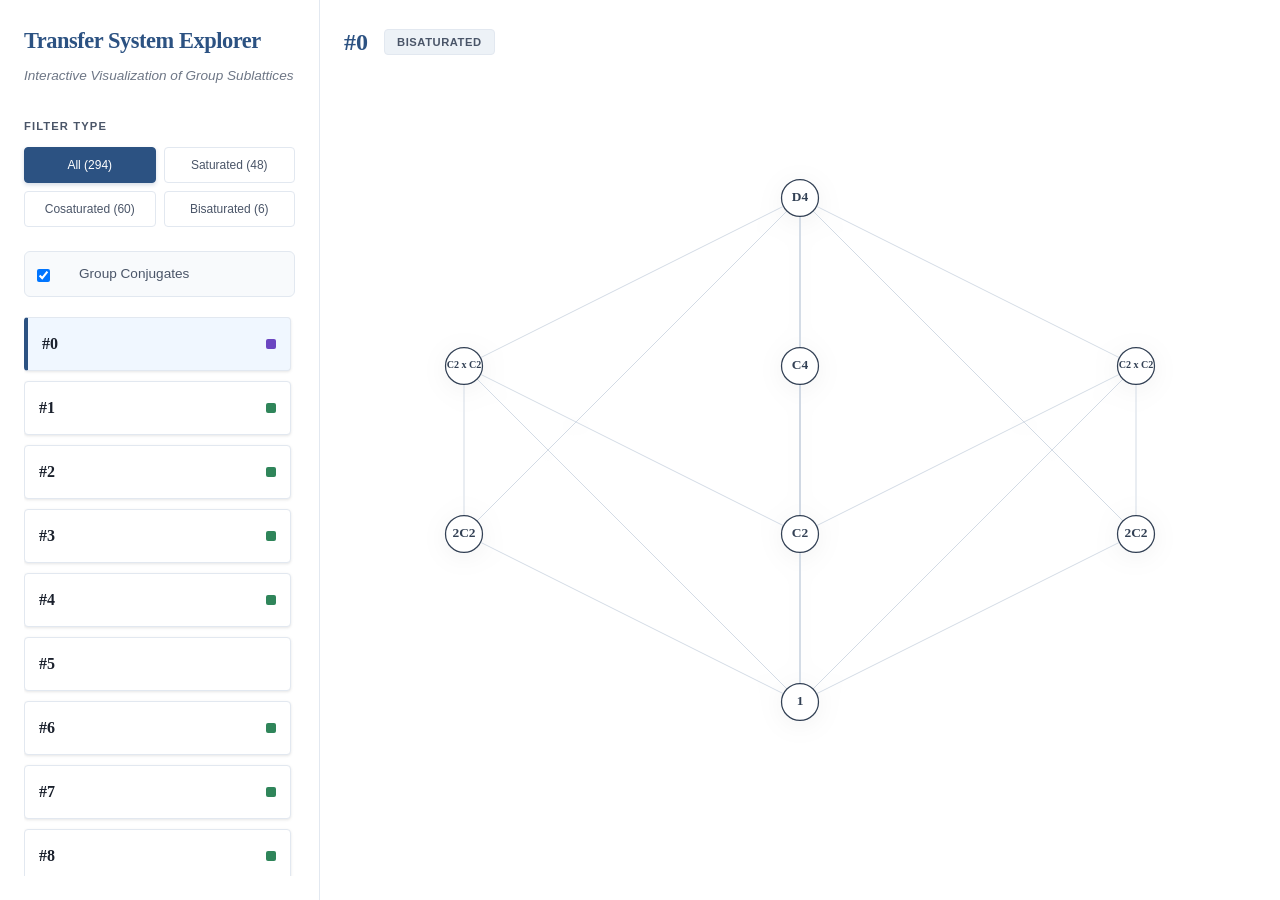
<file: index.html>
<!DOCTYPE html>
<html lang="ja">
<head>
    <meta charset="UTF-8">
    <meta name="viewport" content="width=device-width, initial-scale=1.0">
    <title>Transfer System Explorer</title>
    <link rel="stylesheet" href="style.css">
    <script src="data.js" defer></script>
    <script src="app.js" defer></script>
</head>
<body>
    <div class="container">
        <aside class="sidebar">
            <header>
                <h1>Transfer System Explorer</h1>
                <p>Interactive Visualization of Group Sublattices</p>
            </header>
            
            <div class="filters">
                <h3>Filter Type</h3>
                <div class="filter-group">
                    <button class="filter-btn active" data-filter="all">All <span id="count-all"></span></button>
                    <button class="filter-btn" data-filter="Saturated">Saturated <span id="count-sat"></span></button>
                    <button class="filter-btn" data-filter="Cosaturated">Cosaturated <span id="count-cosat"></span></button>
                    <button class="filter-btn" data-filter="Bisaturated">Bisaturated <span id="count-bisat"></span></button>
                </div>

                <!-- View Options -->
                <div class="view-options" style="margin-top: 10px; display: flex; align-items: center; gap: 10px;">
                    <label class="toggle-switch">
                        <input type="checkbox" id="group-toggle" checked>
                        <span class="slider"></span>
                    </label>
                    <span class="toggle-label">Group Conjugates</span>
                </div>
            </div>

            <div class="list-container">
                <ul id="system-list">
                    <!-- Systems will be populated here -->
                </ul>
            </div>
        </aside>

        <main class="viewer">
            <div id="status-bar">
                <span id="current-id">#0</span>
                <span id="current-type" class="badge">Normal</span>
            </div>
            <div id="canvas-container">
                <svg id="lattice-svg" viewBox="0 0 1000 800">
                    <defs>
                        <marker id="arrowhead" markerWidth="10" markerHeight="7" refX="9" refY="3.5" orient="auto">
                            <polygon points="0 0, 10 3.5, 0 7" fill="#cbd5e0" />
                        </marker>
                        <marker id="arrowhead-red" markerWidth="10" markerHeight="7" refX="9" refY="3.5" orient="auto">
                            <polygon points="0 0, 10 3.5, 0 7" fill="#9b2c2c" />
                        </marker>
                    </defs>
                    <g id="edges-layer"></g>
                    <g id="transfer-edges-layer"></g>
                    <g id="nodes-layer"></g>
                </svg>
            </div>
        </main>
    </div>
</body>
</html>
</file>
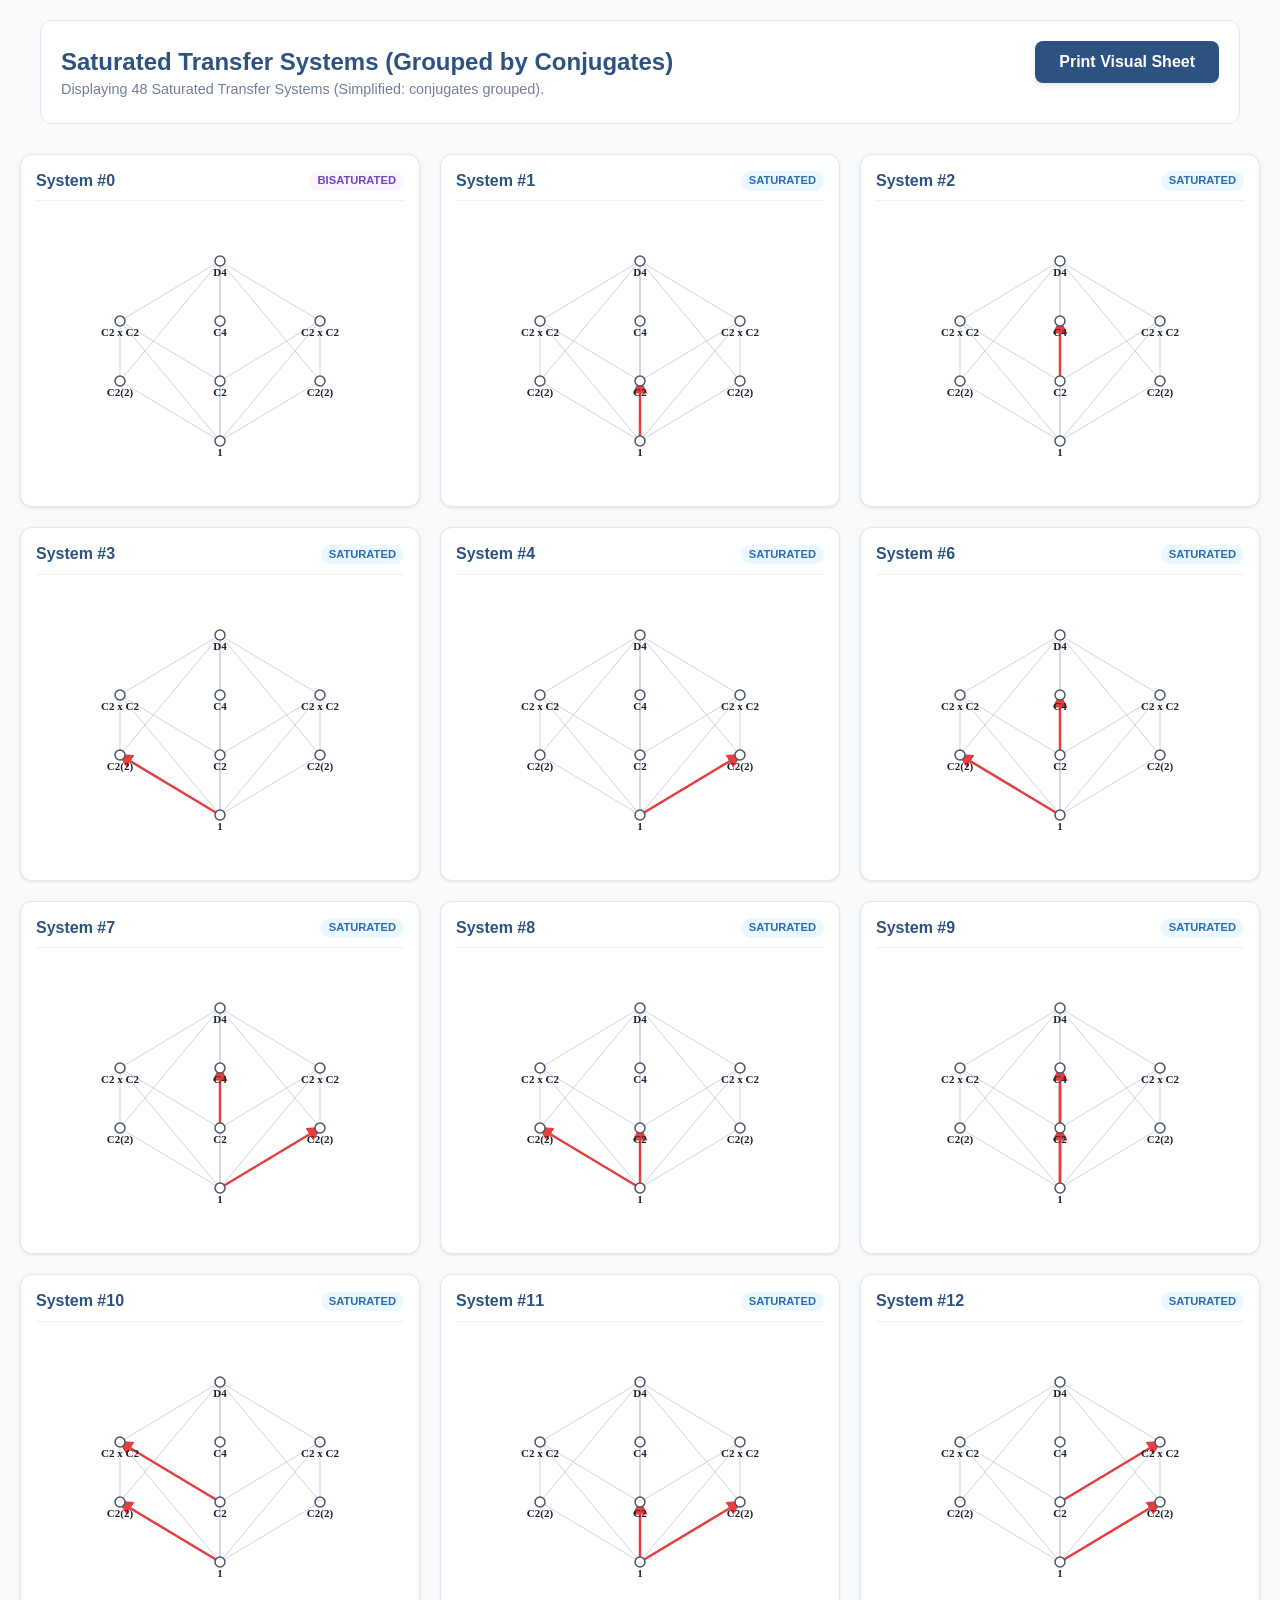
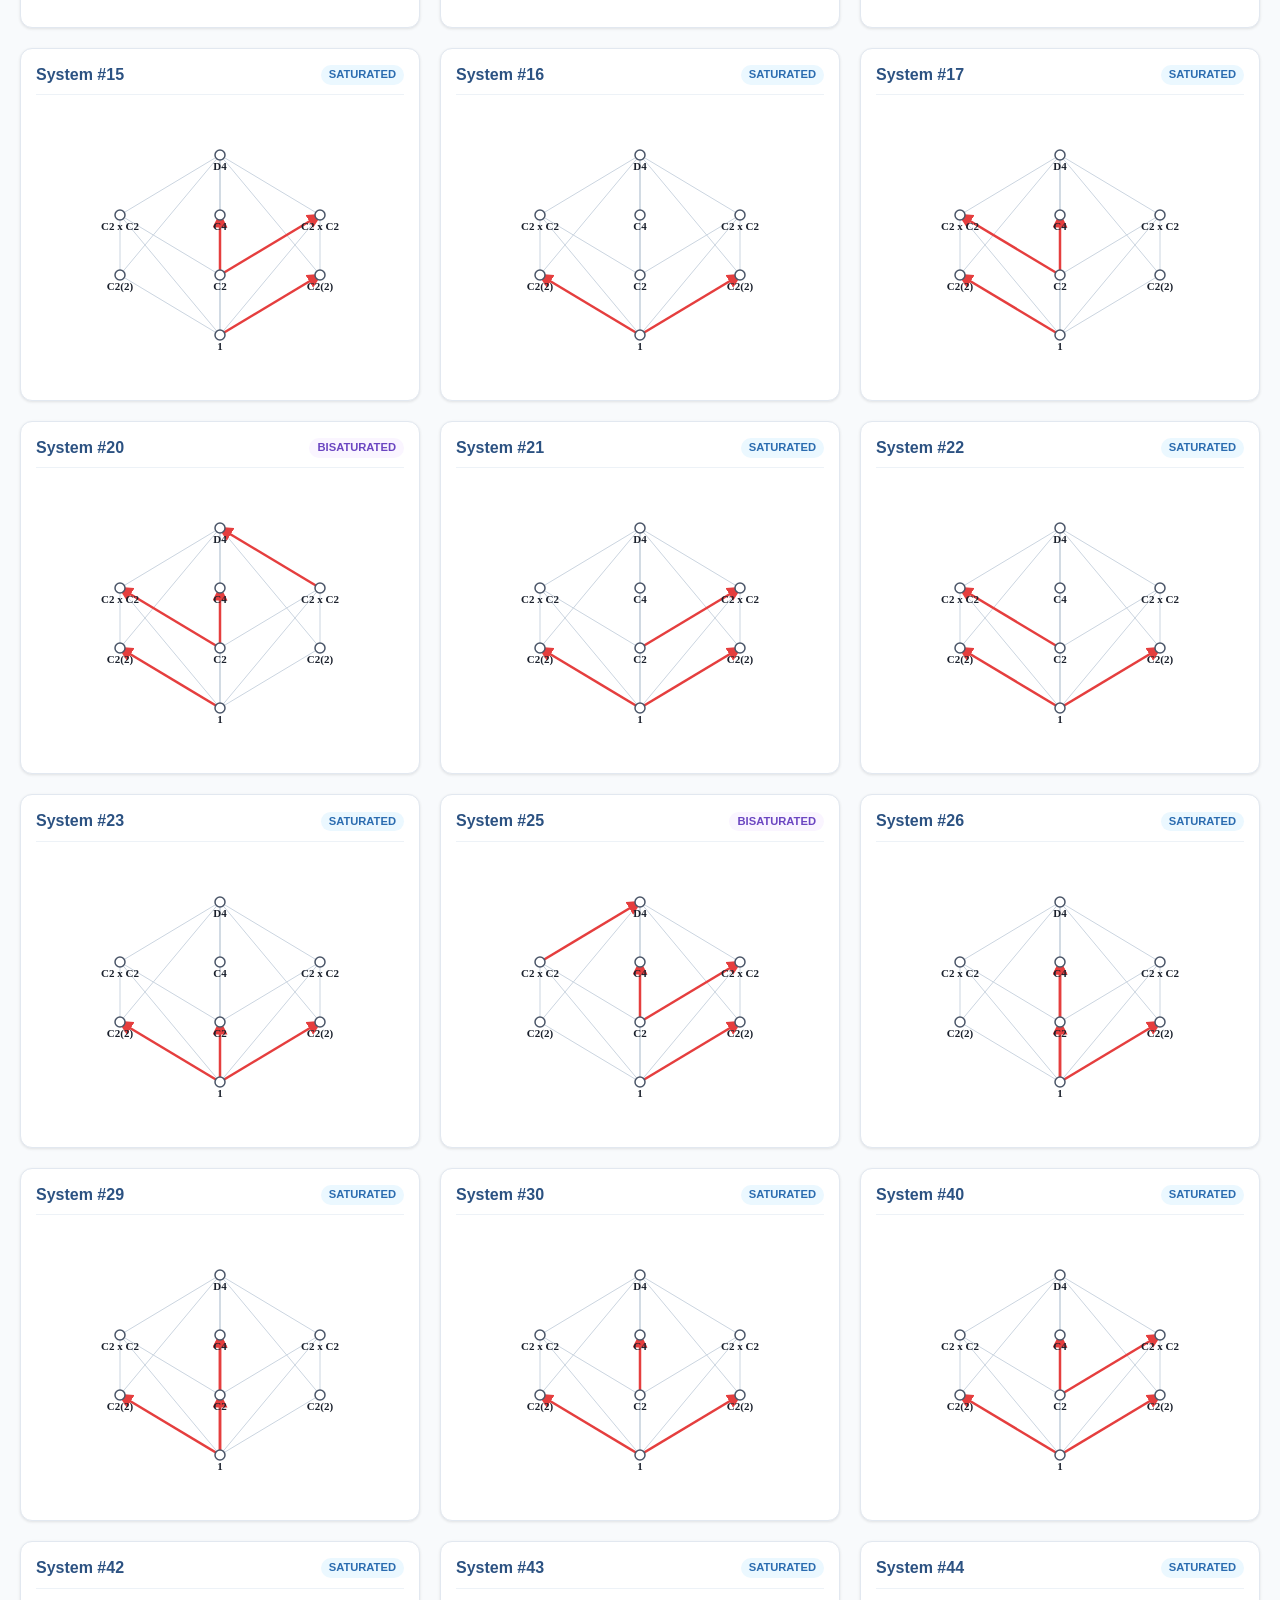
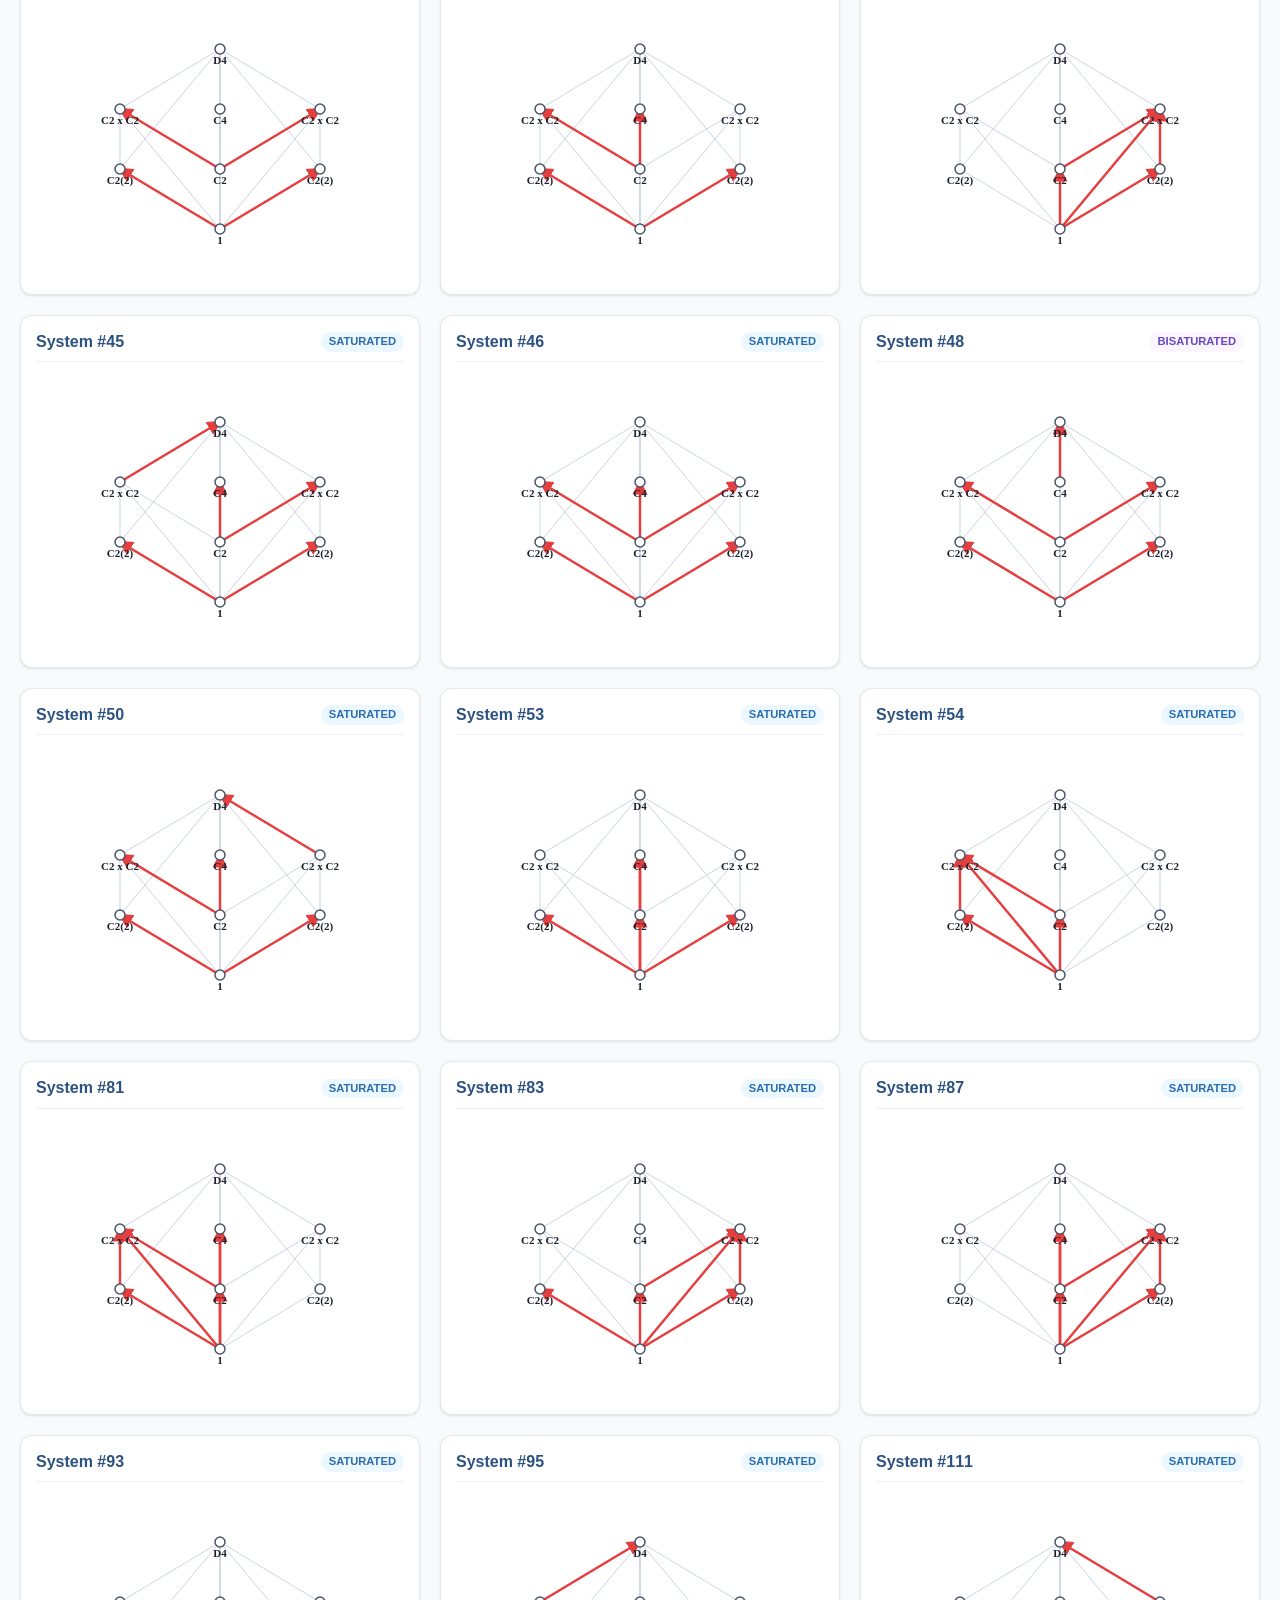
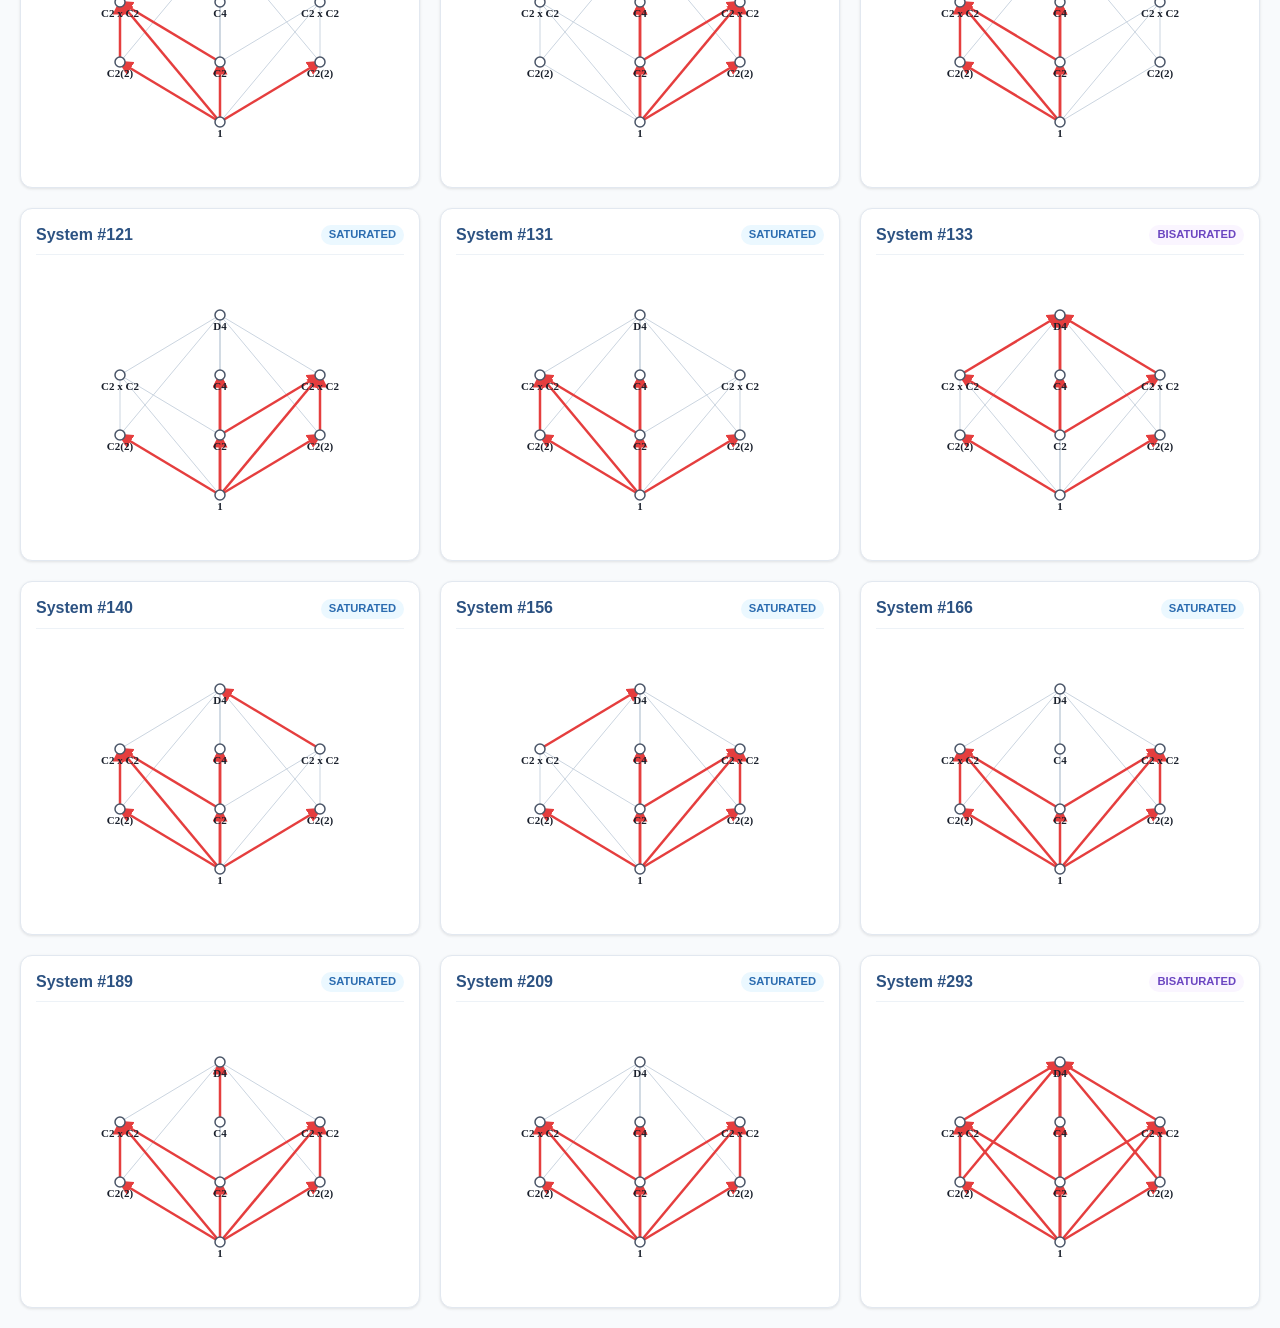
<file: Saturated_Systems_Print.html>
<!DOCTYPE html>
<html lang="ja">
<head>
    <meta charset="UTF-8">
    <meta name="viewport" content="width=device-width, initial-scale=1.0">
    <title>Saturated Transfer Systems - Simplified View</title>
    <style>
        :root {
            --primary: #2c5282;
            --secondary: #9b2c2c;
            --bg: #f8fafc;
            --text: #2d3748;
            --border: #e2e8f0;
            --card-bg: #ffffff;
        }

        * { box-sizing: border-box; }

        body {
            font-family: 'Inter', -apple-system, BlinkMacSystemFont, "Segoe UI", Roboto, sans-serif;
            background-color: var(--bg);
            color: var(--text);
            margin: 0;
            padding: 20px;
            line-height: 1.4;
        }

        .no-print { margin-bottom: 20px; text-align: center; }
        
        .btn {
            background-color: var(--primary);
            color: white;
            border: none;
            padding: 12px 24px;
            border-radius: 8px;
            cursor: pointer;
            font-weight: 600;
            font-size: 1rem;
            box-shadow: 0 4px 6px -1px rgba(0, 0, 0, 0.1);
            transition: all 0.2s;
        }
        .btn:hover { background-color: #2b6cb0; transform: translateY(-1px); }

        header {
            max-width: 1200px;
            margin: 0 auto 30px;
            padding: 20px;
            background: white;
            border-radius: 12px;
            border: 1px solid var(--border);
            display: flex;
            justify-content: space-between;
            align-items: center;
        }

        h1 { margin: 0; color: var(--primary); font-size: 1.5rem; }
        .summary { color: #718096; font-size: 0.9rem; }

        /* Grid Layout */
        .gallery {
            display: grid;
            grid-template-columns: repeat(auto-fill, minmax(350px, 1fr));
            gap: 20px;
            max-width: 1400px;
            margin: 0 auto;
        }

        .card {
            background: var(--card-bg);
            border: 1px solid var(--border);
            border-radius: 12px;
            padding: 15px;
            display: flex;
            flex-direction: column;
            gap: 10px;
            box-shadow: 0 1px 3px rgba(0,0,0,0.1);
        }

        .card-header {
            display: flex;
            justify-content: space-between;
            align-items: center;
            border-bottom: 1px solid #edf2f7;
            padding-bottom: 8px;
        }

        .system-id { font-weight: 700; color: var(--primary); }
        .system-type {
            font-size: 0.7rem;
            font-weight: 800;
            text-transform: uppercase;
            padding: 2px 8px;
            border-radius: 12px;
        }
        .type-saturated { background: #ebf8ff; color: #2b6cb0; }
        .type-bisaturated { background: #faf5ff; color: #6b46c1; }

        /* SVG Visualization */
        .viz-container {
            width: 100%;
            height: 280px;
            background: #fff;
            position: relative;
        }

        svg {
            width: 100%;
            height: 100%;
            display: block;
        }

        .node-label {
            font-size: 11px;
            font-family: serif;
            fill: #1a202c;
            text-anchor: middle;
            font-weight: 600;
        }

        .node-circle {
            fill: #fff;
            stroke: #4a5568;
            stroke-width: 1.5;
        }

        @media print {
            body { background: white; padding: 0; }
            header, .no-print { display: none !important; }
            .gallery {
                grid-template-columns: repeat(2, 1fr);
                gap: 15px;
            }
            .card {
                break-inside: avoid;
                box-shadow: none;
                border: 1px solid #cbd5e0;
            }
        }
    </style>
</head>
<body>
    <header>
        <div>
            <h1>Saturated Transfer Systems (Grouped by Conjugates)</h1>
            <div class="summary" id="stats">Loading data...</div>
        </div>
        <button class="btn no-print" onclick="window.print()">Print Visual Sheet</button>
    </header>

    <div class="gallery" id="gallery">
        <!-- Cards inserted here -->
    </div>

    <!-- Data Import -->
    <script src="data.js"></script>
    <script>
        const SCALE_X = 50; 
        const SCALE_Y = 60;
        const OFFSET_X = 180;
        const OFFSET_Y = 240;

        let classPositions = {};
        let classEdges = [];

        function parsePos(posStr) {
            if (!posStr) return { x: 0, y: 0 };
            const match = posStr.match(/\(([\d.-]+),\s*([\d.-]+)\)/);
            if (match) return { x: parseFloat(match[1]), y: parseFloat(match[2]) };
            return { x: 0, y: 0 };
        }

        function preprocess() {
            if (typeof data === 'undefined') return;

            // 1. Calculate Conjugacy Class Positions (Average of members)
            data.conjugacy_classes.forEach((clr, cIdx) => {
                let sumX = 0, sumY = 0, count = 0;
                data.subgroup_conjugates.forEach((cc, sIdx) => {
                    if (cc === cIdx) {
                        const p = parsePos(data.subgroups[sIdx].pos);
                        sumX += p.x;
                        sumY += p.y;
                        count++;
                    }
                });
                classPositions[cIdx] = {
                    x: (sumX / count) * SCALE_X + OFFSET_X,
                    y: OFFSET_Y - (sumY / count) * SCALE_Y
                };
            });

            // 2. Aggregate Lattice Edges
            const edgeSet = new Set();
            data.lattice.forEach(edge => {
                const c1 = data.subgroup_conjugates[edge.from];
                const c2 = data.subgroup_conjugates[edge.to];
                if (c1 !== c2) edgeSet.add(`${c1}->${c2}`);
            });
            classEdges = Array.from(edgeSet).map(s => {
                const [from, to] = s.split('->').map(Number);
                return { from, to };
            });
        }

        function createSVG(system) {
            const svg = document.createElementNS('http://www.w3.org/2000/svg', 'svg');
            svg.setAttribute('viewBox', '0 10 360 280');

            // Markers
            svg.innerHTML = `
                <defs>
                    <marker id="arrow" markerWidth="6" markerHeight="6" refX="5" refY="3" orient="auto">
                        <polygon points="0 0, 6 3, 0 6" fill="#e53e3e" />
                    </marker>
                </defs>
            `;

            // Draw Base Lattice (Gray lines between classes)
            classEdges.forEach(edge => {
                const p1 = classPositions[edge.from];
                const p2 = classPositions[edge.to];
                const line = document.createElementNS('http://www.w3.org/2000/svg', 'line');
                line.setAttribute('x1', p1.x); line.setAttribute('y1', p1.y);
                line.setAttribute('x2', p2.x); line.setAttribute('y2', p2.y);
                line.setAttribute('stroke', '#cbd5e0');
                line.setAttribute('stroke-width', '1');
                svg.appendChild(line);
            });

            // Draw Transfer Arrows (Red bold lines between classes)
            const transferSet = new Set();
            system.edges.forEach(edgeIdx => {
                const edge = data.lattice[edgeIdx];
                const c1 = data.subgroup_conjugates[edge.from];
                const c2 = data.subgroup_conjugates[edge.to];
                if (c1 !== c2) transferSet.add(`${c1}->${c2}`);
            });

            transferSet.forEach(s => {
                const [f, t] = s.split('->').map(Number);
                const p1 = classPositions[f];
                const p2 = classPositions[t];
                const line = document.createElementNS('http://www.w3.org/2000/svg', 'line');
                line.setAttribute('x1', p1.x); line.setAttribute('y1', p1.y);
                line.setAttribute('x2', p2.x); line.setAttribute('y2', p2.y);
                line.setAttribute('stroke', '#e53e3e');
                line.setAttribute('stroke-width', '2.5');
                line.setAttribute('marker-end', 'url(#arrow)');
                svg.appendChild(line);
            });

            // Draw Nodes (One per class)
            data.conjugacy_classes.forEach((clr, i) => {
                const p = classPositions[i];
                
                const circle = document.createElementNS('http://www.w3.org/2000/svg', 'circle');
                circle.setAttribute('cx', p.x); circle.setAttribute('cy', p.y);
                circle.setAttribute('r', '5');
                circle.setAttribute('class', 'node-circle');
                svg.appendChild(circle);

                const text = document.createElementNS('http://www.w3.org/2000/svg', 'text');
                text.setAttribute('x', p.x); text.setAttribute('y', p.y + 15);
                text.setAttribute('class', 'node-label');
                // Use class label, prefix with size if > 1
                const displayLabel = clr.size > 1 ? `${clr.label}(${clr.size})` : clr.label;
                text.textContent = displayLabel;
                svg.appendChild(text);
            });

            return svg;
        }

        function init() {
            if (typeof data === 'undefined') return;
            preprocess();

            const gallery = document.getElementById('gallery');
            const stats = document.getElementById('stats');

            const saturated = data.transfers.filter(t => 
                t.type === 'Saturated' || t.type === 'Bisaturated'
            );

            stats.textContent = `Displaying ${saturated.length} Saturated Transfer Systems (Simplified: conjugates grouped).`;

            saturated.forEach(sys => {
                const card = document.createElement('div');
                card.className = 'card';
                card.innerHTML = `
                    <div class="card-header">
                        <span class="system-id">System #${sys.id}</span>
                        <span class="system-type type-${sys.type.toLowerCase()}">${sys.type}</span>
                    </div>
                `;

                const viz = document.createElement('div');
                viz.className = 'viz-container';
                viz.appendChild(createSVG(sys));
                card.appendChild(viz);

                gallery.appendChild(card);
            });
        }

        window.onload = init;
    </script>
</body>
</html>
</file>
<file: style.css>
:root {
    --bg-color: #f8f9fa;
    --card-bg: #ffffff;
    --sidebar-bg: #ffffff;
    --text-primary: #1a202c;
    --text-secondary: #4a5568;
    --accent: #2c5282; /* Deep Academic Blue */
    --red: #9b2c2c; /* Deep Academic Red */
    --border-color: #e2e8f0;
    --gray-edge: rgba(0, 0, 0, 0.1);
    --shadow-subtle: 0 1px 3px rgba(0,0,0,0.1);
}

* {
    margin: 0;
    padding: 0;
    box-sizing: border-box;
}

body {
    font-family: 'Inter', -apple-system, BlinkMacSystemFont, "Segoe UI", Roboto, sans-serif;
    background-color: var(--bg-color);
    color: var(--text-primary);
    overflow: hidden;
    height: 100vh;
    line-height: 1.5;
}

h1, h2, h3, .system-id {
    font-family: 'Charter', 'Georgia', 'Cambria', 'Times New Roman', serif;
}

.container {
    display: flex;
    height: 100vh;
}

.sidebar {
    width: 320px;
    background-color: var(--sidebar-bg);
    border-right: 1px solid var(--border-color);
    display: flex;
    flex-direction: column;
    padding: 24px;
    box-shadow: 2px 0 10px rgba(0,0,0,0.02);
}

.sidebar.wide {
    width: 400px;
}

header h1 {
    font-size: 1.4rem;
    font-weight: 700;
    color: var(--accent);
    margin-bottom: 8px;
    letter-spacing: -0.02em;
}

header p {
    color: var(--text-secondary);
    font-size: 0.85rem;
    margin-bottom: 32px;
    font-style: italic;
    opacity: 0.8;
}

/* Filters */
.filters h3 {
    font-size: 0.7rem;
    text-transform: uppercase;
    letter-spacing: 0.1em;
    color: var(--text-secondary);
    margin-bottom: 12px;
    font-weight: 600;
    font-family: var(--font-sans); /* Use sans for small UI labels */
}

.filter-group {
    display: grid;
    grid-template-columns: 1fr 1fr;
    gap: 8px;
    margin-bottom: 24px;
}

.filter-btn {
    background: #fff;
    border: 1px solid var(--border-color);
    color: var(--text-secondary);
    padding: 10px;
    border-radius: 4px;
    font-size: 0.75rem;
    font-weight: 500;
    cursor: pointer;
    transition: all 0.2s cubic-bezier(0.4, 0, 0.2, 1);
}

.filter-btn:hover {
    border-color: var(--accent);
    color: var(--accent);
    background: #f0f7ff;
}

.filter-btn.active {
    background: var(--accent);
    color: white;
    border-color: var(--accent);
    box-shadow: 0 2px 4px rgba(44, 82, 130, 0.2);
}

/* View Options / Toggle */
.view-options {
    padding: 12px;
    background: #f8fafc;
    border-radius: 6px;
    border: 1px solid var(--border-color);
}

.toggle-switch {
    width: 32px;
    height: 18px;
}

.slider {
    background-color: #cbd5e0;
    border: none;
}

.slider:before {
    height: 14px;
    width: 14px;
    left: 2px;
    bottom: 2px;
}

input:checked + .slider {
    background-color: var(--accent);
}

.toggle-label {
    font-size: 0.85rem;
    font-weight: 500;
    color: var(--text-secondary);
}

.detail-container {
    margin-top: 24px;
    flex: 1;
    display: flex;
    flex-direction: column;
}

.detail-status {
    margin-bottom: 24px;
}

.grid-display {
    flex: 1;
    min-height: 300px;
    background: #f1f5f9;
    border-radius: 8px;
    border: 1px solid var(--border-color);
}

/* System List */
.list-container {
    flex: 1;
    overflow-y: auto;
    margin-top: 20px;
    padding-right: 4px;
}

.list-container::-webkit-scrollbar {
    width: 4px;
}
.list-container::-webkit-scrollbar-thumb {
    background: var(--border-color);
    border-radius: 10px;
}

.system-item {
    padding: 14px;
    background: #fff;
    border: 1px solid var(--border-color);
    border-radius: 4px;
    margin-bottom: 10px;
    cursor: pointer;
    transition: all 0.2s;
    display: flex;
    justify-content: space-between;
    align-items: center;
    box-shadow: var(--shadow-subtle);
}

.system-item:hover {
    border-color: var(--accent);
    transform: translateY(-1px);
    box-shadow: 0 4px 6px rgba(0,0,0,0.05);
}

.system-item.active {
    border-left: 4px solid var(--accent);
    background: #f0f7ff;
}

.system-id {
    font-weight: 600;
    font-size: 1rem;
}

.system-type-dot {
    width: 10px;
    height: 10px;
    border-radius: 2px; /* Square dots for academic look */
}

.type-Saturated { background: #2f855a; }
.type-Cosaturated { background: #c53030; }
.type-Bisaturated { background: #6b46c1; }

/* Main Viewer */
.viewer {
    flex: 1;
    display: flex;
    flex-direction: column;
    position: relative;
    background: #fff;
    background-image: 
        radial-gradient(var(--border-color) 0.5px, transparent 0.5px);
    background-size: 20px 20px; /* Subtle grid background */
}

#status-bar {
    padding: 24px;
    display: flex;
    gap: 16px;
    align-items: center;
    position: absolute;
    top: 0;
    left: 0;
    z-index: 10;
}

#current-id {
    font-family: 'Charter', serif;
    font-size: 1.5rem;
    font-weight: 700;
    color: var(--accent);
}

.badge {
    padding: 4px 12px;
    border-radius: 4px;
    font-size: 0.7rem;
    font-weight: 700;
    text-transform: uppercase;
    letter-spacing: 0.05em;
    background: #edf2f7;
    border: 1px solid var(--border-color);
    color: var(--text-secondary);
}

#canvas-container {
    flex: 1;
    display: flex;
    align-items: center;
    justify-content: center;
    padding: 60px;
}

svg {
    width: 100%;
    height: 100%;
    filter: drop-shadow(0 4px 12px rgba(0,0,0,0.05));
}

/* SVG Elements */
.node-circle {
    fill: #fff;
    stroke: #334155;
    stroke-width: 1.5px;
}

.node-label {
    fill: #334155;
    font-family: 'Charter', 'Georgia', serif;
    font-size: 16px;
    font-weight: 600;
    text-anchor: middle;
    dominant-baseline: middle;
    pointer-events: none;
}

.edge-path {
    stroke: #cbd5e0;
    stroke-width: 1px;
}

.transfer-edge-path {
    stroke: var(--red);
    stroke-width: 2.5px;
    stroke-linecap: round;
    opacity: 0.8;
}

/* Animation */
@keyframes draw {
    from { stroke-dashoffset: 1000; }
    to { stroke-dashoffset: 0; }
}
</file>
